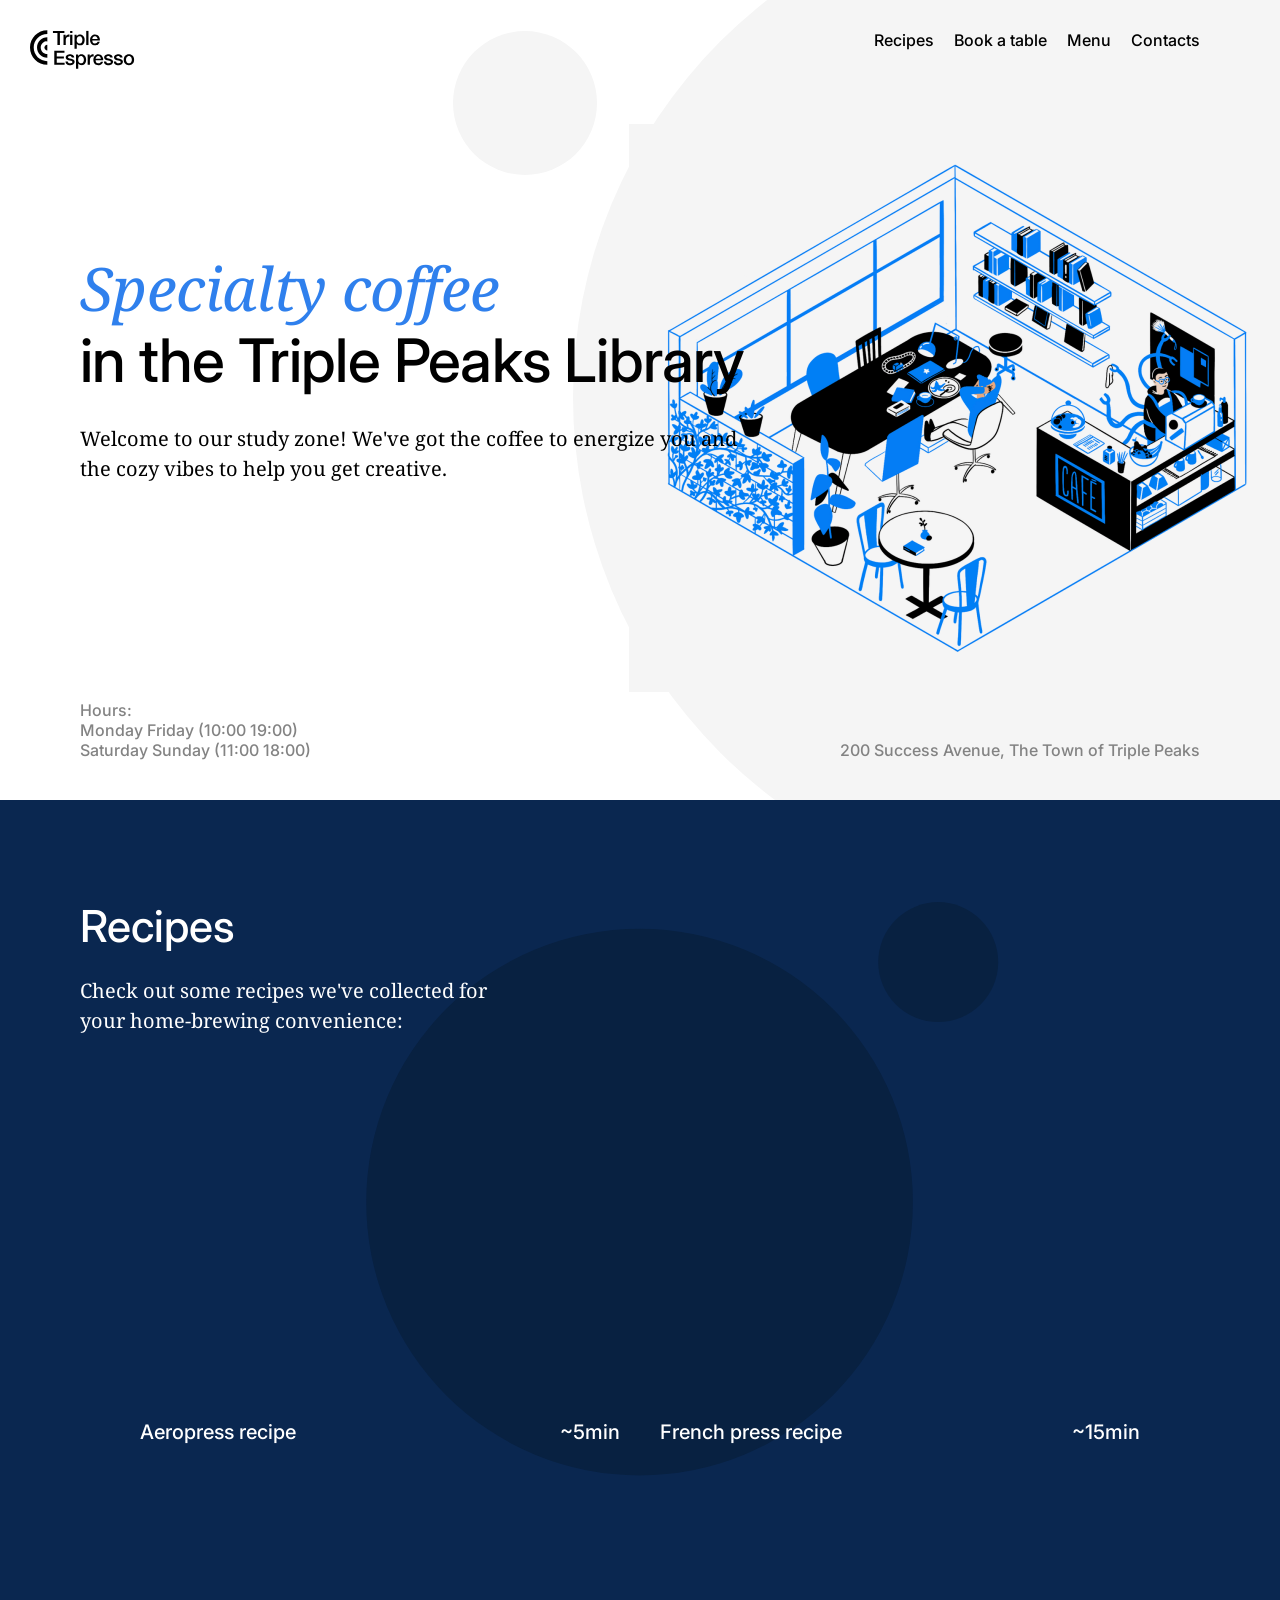
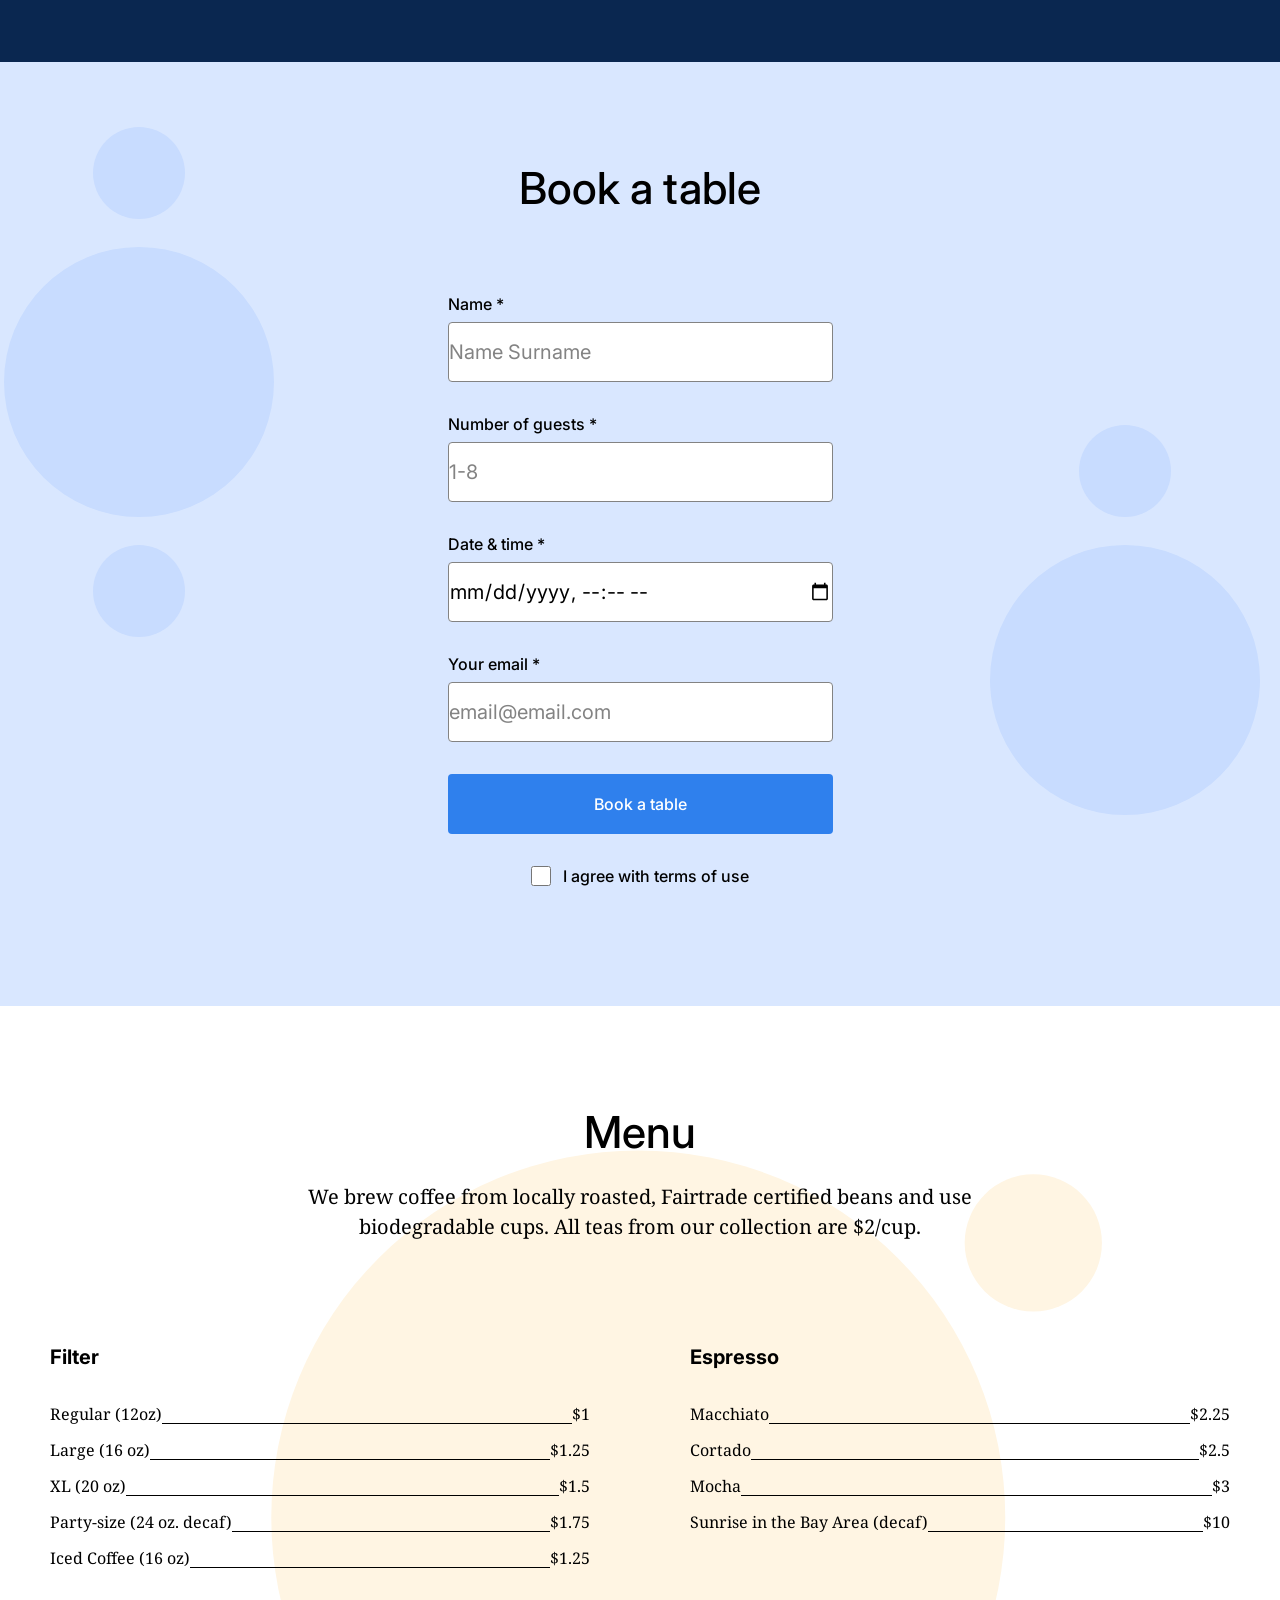
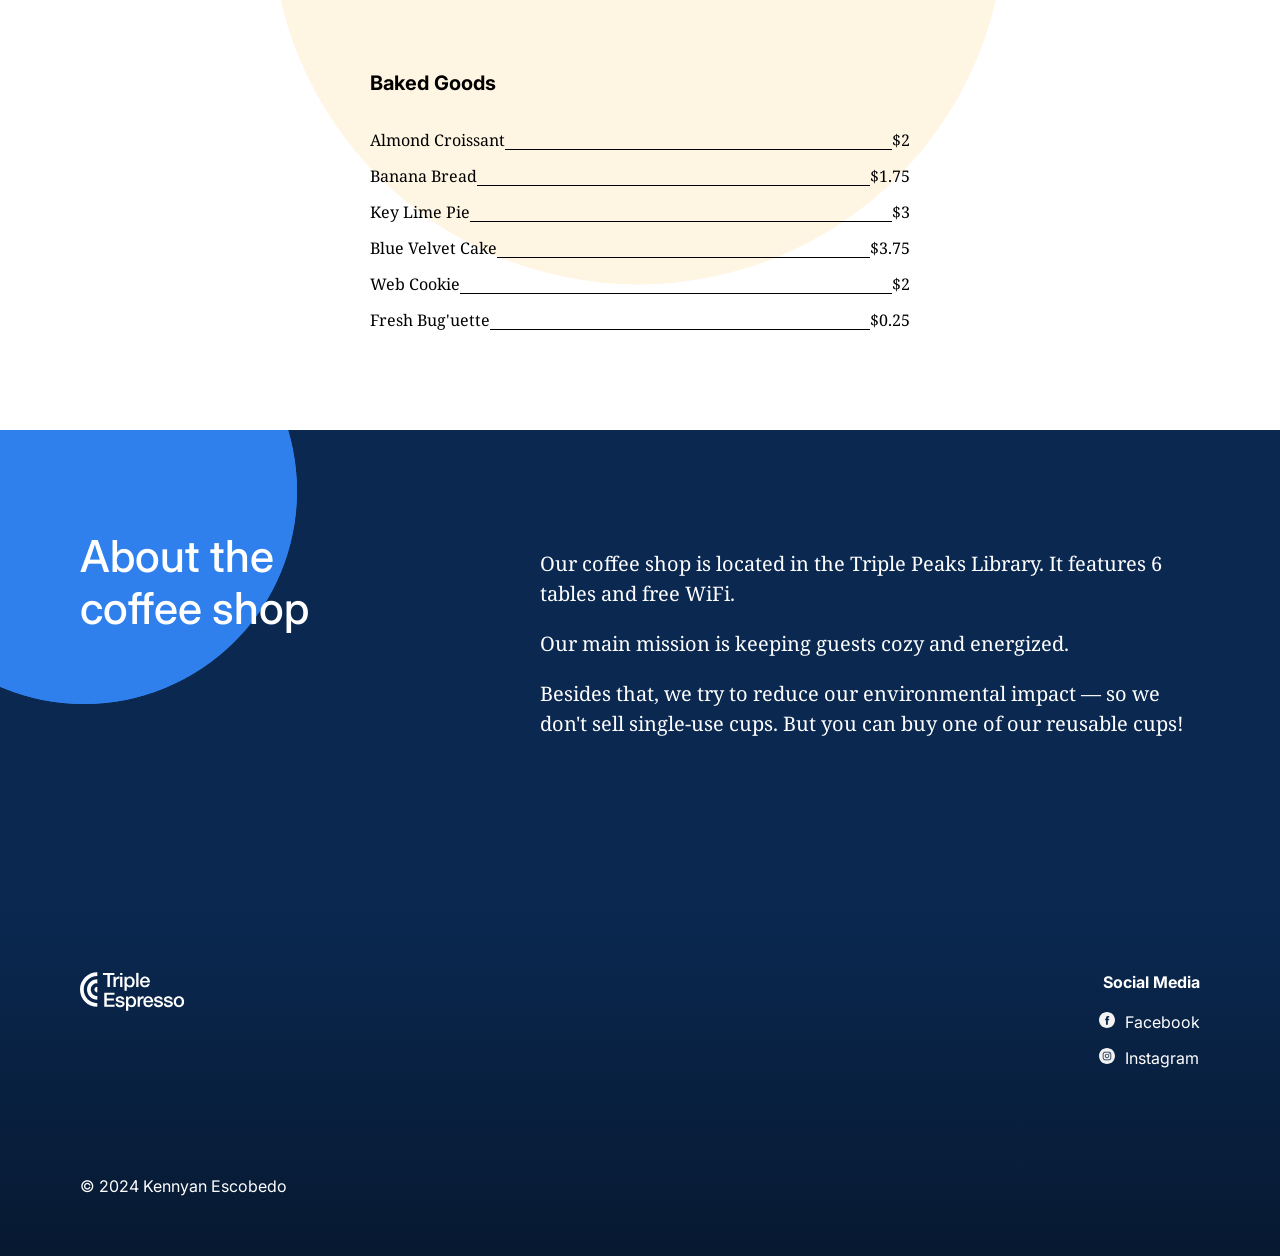
<file: index.html>
<!DOCTYPE html>
<html lang="en">
  <head>
    <link rel="stylesheet" href="./vendor/normalize.css" />
    <link rel="shortcut icon" href="favicon.ico" />
    <link rel="stylesheet" href="./pages/index.css" />
    <title>Coffee Shop</title>
    <meta charset="UTF-8" />
    <meta name="viewport" content="width=device-width, initial-scale=1.0" />
    <meta name="author" content="Kennyan Escobedo" />
    <meta name="description" content="Triple ten Project 2 coffee shop" />
    <meta name="keywords" content="TripleTen coffe shop Kenny" />
    <link rel="preconnect" href="https://fonts.googleapis.com" />
    <link rel="preconnect" href="https://fonts.gstatic.com" crossorigin />
    <link
      href="https://fonts.googleapis.com/css2?family=Inter:wght@100..900&family=Noto+Serif:ital,wght@0,100..900;1,100..900&display=swap"
      rel="stylesheet"
    />
  </head>
  <body>
    <div class="page">
      <header class="header">
        <nav class="nav">
          <img
            src="./images/logo_coffeeshop_dark.svg"
            alt="Triple Peaks Library Logo"
            class="nav__logo"
          />

          <ul class="nav__links">
            <li>
              <a class="nav__link" href="#recipes">Recipes</a>
            </li>
            <li>
              <a class="nav__link" href="#bookatable">Book a table</a>
            </li>
            <li>
              <a class="nav__link" href="#menu">Menu</a>
            </li>
            <li>
              <a class="nav__link" href="#contacts">Contacts</a>
            </li>
          </ul>
        </nav>
        <h1 class="header__title">
          <span class="header__span-accent">Specialty coffee</span>in the Triple
          Peaks Library
        </h1>
        <p class="header__description">
          Welcome to our study zone! We've got the coffee to energize you and
          the cozy vibes to help you get creative.
        </p>
        <img
          alt="coffee shop"
          class="header__image"
          src="./images/inside_coffee_shop.png"
        />
        <div class="header__footer">
          <div>
            <p class="header__paragraph">Hours:</p>
            <p class="header__paragraph">Monday Friday (10:00 19:00)</p>
            <p class="header__paragraph">Saturday Sunday (11:00 18:00)</p>
          </div>
          <p class="header__paragraph">
            200 Success Avenue, The Town of Triple Peaks
          </p>
        </div>
      </header>

      <main class="content">
        <section class="recipes" id="recipes">
          <h2 class="recipes__title">Recipes</h2>
          <p class="recipes__subtitle">
            Check out some recipes we've collected for your home-brewing
            convenience:
          </p>
          <div class="recipes__videos">
            <div>
              <iframe
                class="recipes__iframe"
                src="https://www.youtube.com/embed/j6VlT_jUVPc?si=tM57ahUBYDdI1bDl"
                title="YouTube video player"
                allow="accelerometer; autoplay; clipboard-write; encrypted-media; gyroscope; picture-in-picture; web-share"
                referrerpolicy="strict-origin-when-cross-origin"
                allowfullscreen
              >
              </iframe>
              <p class="recipes__video-caption">
                Aeropress recipe <span>~5min</span>
              </p>
            </div>
            <div>
              <iframe
                class="recipes__iframe"
                src="https://www.youtube.com/embed/st571DYYTR8?si=X1OxC05YQ0kfLqaN"
                title="YouTube video player"
                allow="accelerometer; autoplay; clipboard-write; encrypted-media; gyroscope; picture-in-picture; web-share"
                referrerpolicy="strict-origin-when-cross-origin"
                allowfullscreen
              ></iframe>
              <p class="recipes__video-caption">
                French press recipe <span>~15min</span>
              </p>
            </div>
          </div>
        </section>
        <section class="reservation" id="bookatable">
          <h2 class="reservation__title">Book a table</h2>
          <form class="reservation__form form">
            <fieldset class="form__fieldset">
              <label class="form__label">
                Name *<input
                  type="text"
                  placeholder="Name Surname"
                  class="form__input"
                />
              </label>
              <label class="form__label">
                Number of guests *<input
                  type="number"
                  placeholder="1-8"
                  class="form__input"
                />
              </label>
              <label class="form__label">
                Date & time *<input type="datetime-local" class="form__input" />
              </label>
              <label class="form__label">
                Your email *<input
                  type="email"
                  placeholder="email@email.com"
                  class="form__input"
                />
              </label>
            </fieldset>
            <button class="form__button">Book a table</button>
            <label class="form__label form__label_type_checkbox">
              <input type="checkbox" class="form__checkbox" />
              I agree with terms of use
            </label>
          </form>
        </section>
        <section class="menu" id="menu">
          <h2 class="menu__title">Menu</h2>
          <p class="menu__subtitle">
            We brew coffee from locally roasted, Fairtrade certified beans and
            use biodegradable cups. All teas from our collection are $2/cup.
          </p>
          <ul class="menu__cards">
            <li class="card">
              <h3 class="card__title">Filter</h3>
              <ul class="card__list">
                <li class="card__list-item">
                  Regular (12oz) <span class="card__list-divider"></span>$1
                </li>
                <li class="card__list-item">
                  Large (16 oz)<span class="card__list-divider"></span>$1.25
                </li>
                <li class="card__list-item">
                  XL (20 oz)<span class="card__list-divider"></span>$1.5
                </li>
                <li class="card__list-item">
                  Party-size (24 oz. decaf)<span
                    class="card__list-divider"
                  ></span
                  >$1.75
                </li>
                <li class="card__list-item">
                  Iced Coffee (16 oz)<span class="card__list-divider"></span
                  >$1.25
                </li>
              </ul>
            </li>
            <li class="card">
              <h3 class="card__title">Espresso</h3>
              <ul class="card__list">
                <li class="card__list-item">
                  Macchiato<span class="card__list-divider"></span>$2.25
                </li>
                <li class="card__list-item">
                  Cortado<span class="card__list-divider"></span>$2.5
                </li>
                <li class="card__list-item">
                  Mocha<span class="card__list-divider"></span>$3
                </li>
                <li class="card__list-item">
                  Sunrise in the Bay Area (decaf)<span
                    class="card__list-divider"
                  ></span
                  >$10
                </li>
              </ul>
            </li>
            <li class="card">
              <h3 class="card__title">Baked Goods</h3>
              <ul class="card__list">
                <li class="card__list-item">
                  Almond Croissant<span class="card__list-divider"></span>$2
                </li>
                <li class="card__list-item">
                  Banana Bread<span class="card__list-divider"></span>$1.75
                </li>
                <li class="card__list-item">
                  Key Lime Pie<span class="card__list-divider"></span>$3
                </li>
                <li class="card__list-item">
                  Blue Velvet Cake<span class="card__list-divider"></span>$3.75
                </li>
                <li class="card__list-item">
                  Web Cookie<span class="card__list-divider"></span>$2
                </li>
                <li class="card__list-item">
                  Fresh Bug'uette<span class="card__list-divider"></span>$0.25
                </li>
              </ul>
            </li>
          </ul>
        </section>
        <section class="about">
          <h2 class="about__title">About the coffee shop</h2>
          <div class="about__content">
            <p class="about__paragraph">
              Our coffee shop is located in the Triple Peaks Library. It
              features 6 tables and free WiFi.
            </p>
            <p class="about__paragraph">
              Our main mission is keeping guests cozy and energized.
            </p>
            <p class="about__paragraph">
              Besides that, we try to reduce our environmental impact — so we
              don't sell single-use cups. But you can buy one of our reusable
              cups!
            </p>
          </div>
          <div class="about__circle"></div>
          <div class="about__circle about__circle_animation_blurred"></div>
        </section>
      </main>
      <footer class="footer" id="contacts">
        <div class="footer__content">
          <img
            src="./images/logo_coffeeshop_light.svg"
            alt="Coffee shop logo"
            class="footer__logo"
          />
          <div class="footer__column">
            <h2 class="footer__social-heading">Social Media</h2>
            <ul class="footer__list">
              <li class="footer__list-item">
                <a href="#" class="footer__social-link"
                  ><img
                    src="./images/facebook_white.svg"
                    alt="Facebook logo"
                    class="footer__social-icon"
                  />Facebook</a
                >
              </li>
              <li class="footer__list-item">
                <a href="#" class="footer__social-link"
                  ><img
                    src="./images/instagram_white.svg"
                    alt="Instagram logo"
                    class="footer__social-icon"
                  />Instagram</a
                >
              </li>
            </ul>
          </div>
        </div>
        <p class="footer__copyright">&copy; 2024 Kennyan Escobedo</p>
      </footer>
    </div>
  </body>
</html>
</file>
<file: pages/index.css>
@import url(../vendor/normalize.css);
@import url(../blocks/page.css);
@import url(../blocks/header.css);
@import url(../blocks/nav.css);
@import url(../blocks/recipes.css);
@import url(../blocks/reservation.css);
@import url(../blocks/menu.css);
@import url(../blocks/about.css);
@import url(../blocks/footer.css);
@import url(../blocks/form.css);
@import url(../blocks/card.css);
</file>
